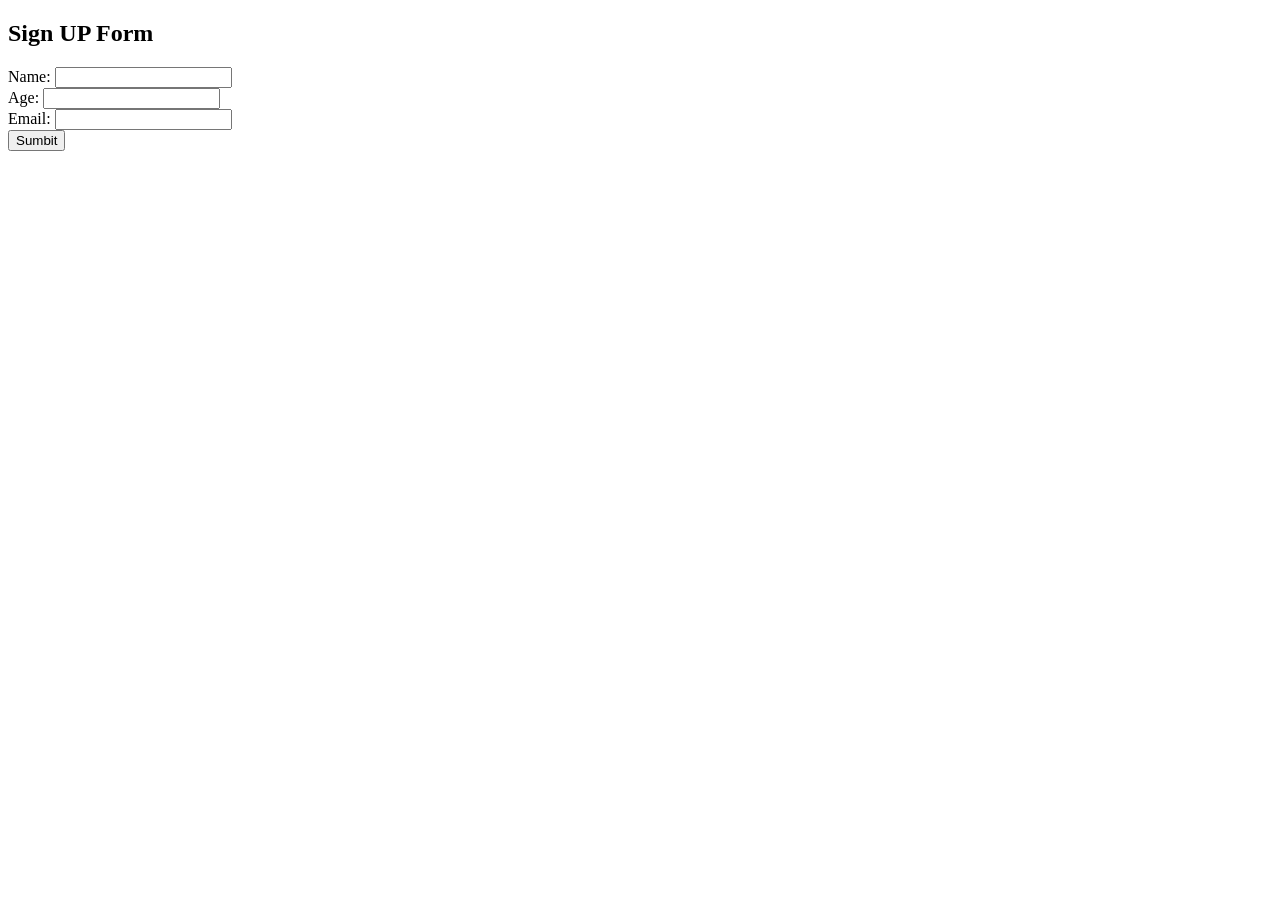
<file: wireFrame/index.html>
<!DOCTYPE html>
<html lang="en">
<head>
    <meta charset="UTF-8">
    <meta name="viewport" content="width=>, initial-scale=1.0">
    <title>Document</title>
</head>
<body>
   <main>
    <section class="form">
        <div>
            <form>
                <h1>Sign UP Form</h1>
                <label for="name">Name:</label>
                <input type="text" id="name" name="name" required aria-invalid="true">

                <br>
                <label for="age">Age:</label>
                <input type="text" id="age" name="age" required aria-invalid="true">

                <br>
                <label for="email">Email:</label>
                <input type="email" id="email" name="email" required aria-invalid="true">

                <br>
                <button aria-label="click to submit form" onclick="welcocme.html">Sumbit</button>
                

            </form>
        </div>
    </section>





   </main>

</body>
</html>
</file>
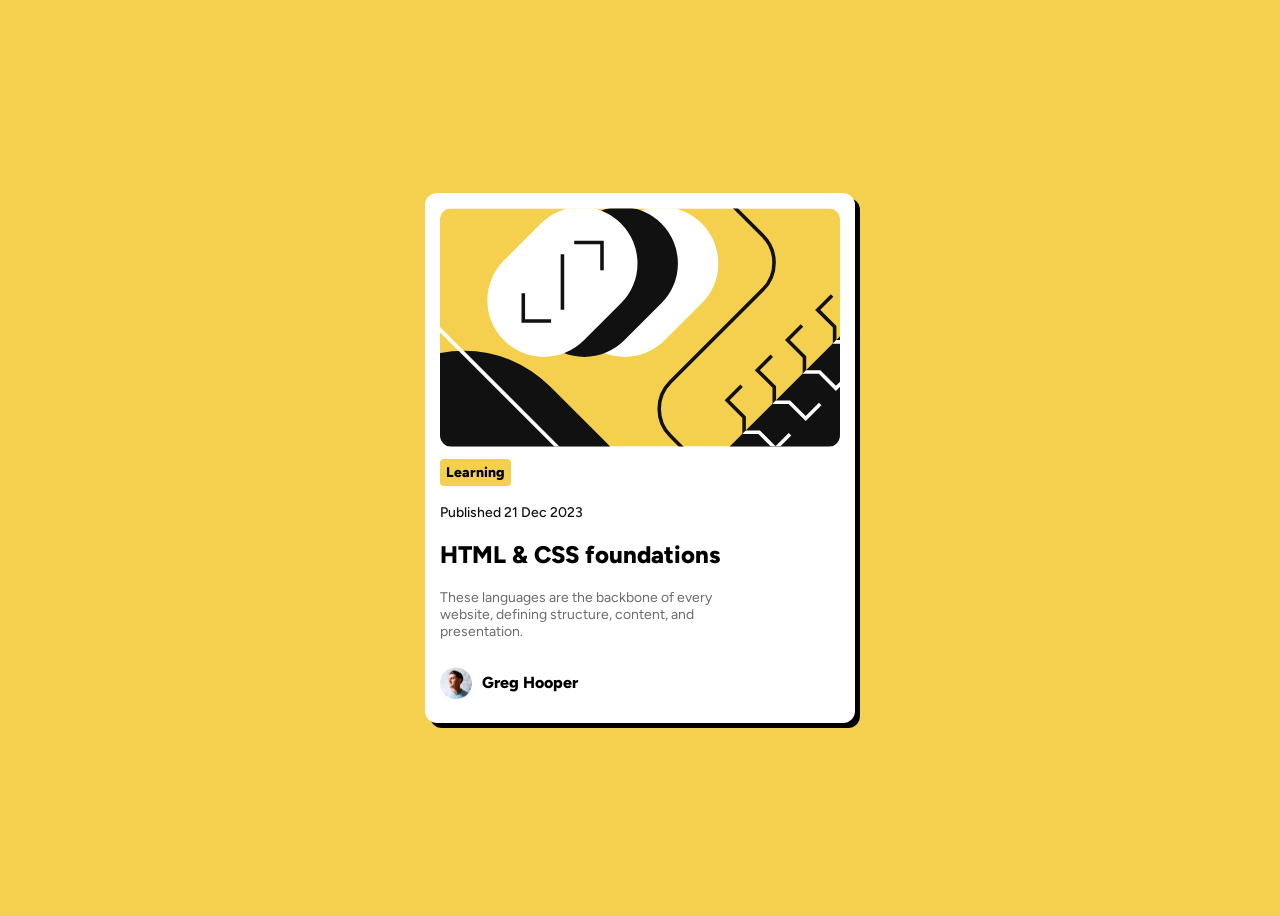
<file: Lab2/blog/index.html>
<!DOCTYPE html>
<html lang="en">
<head>
  <meta charset="UTF-8">
  <meta name="viewport" content="width=device-width, initial-scale=1.0"> <!-- displays site properly based on user's device -->

  <link rel="icon" type="image/png" sizes="32x32" href="./assets/images/favicon-32x32.png">
  <link rel="stylesheet" href="index.css">

  <link rel="preconnect" href="https://fonts.googleapis.com">
<link rel="preconnect" href="https://fonts.gstatic.com" crossorigin>
<link href="https://fonts.googleapis.com/css2?family=Figtree:ital,wght@0,300..900;1,300..900&display=swap" rel="stylesheet">


  <title>Frontend Mentor | Blog preview card</title>



</head>
<body>

    <div class="card">

        <img src="./illustration-article.svg">

        <div class="learning">
            <p>Learning</p>
        </div>

        <p class="size" >Published 21 Dec 2023</p>

        <h2>HTML & CSS foundations</h2 >

        <p class="color" >These languages are the backbone of every website, defining structure, content, and presentation.</p>

        <div class="icon">
        <img rel="icon" type="image"  sizes="32*32"    src="./image-avatar.webp">
        <p>Greg Hooper</p>
        </div>
    </div>

 
    

  

  



  
  <!-- <div class="attribution">
    Challenge by <a href="https://www.frontendmentor.io?ref=challenge" target="_blank">Frontend Mentor</a>. 
    Coded by <a href="#">Your Name Here</a>.
  </div> -->
</body>
</html>
</file>
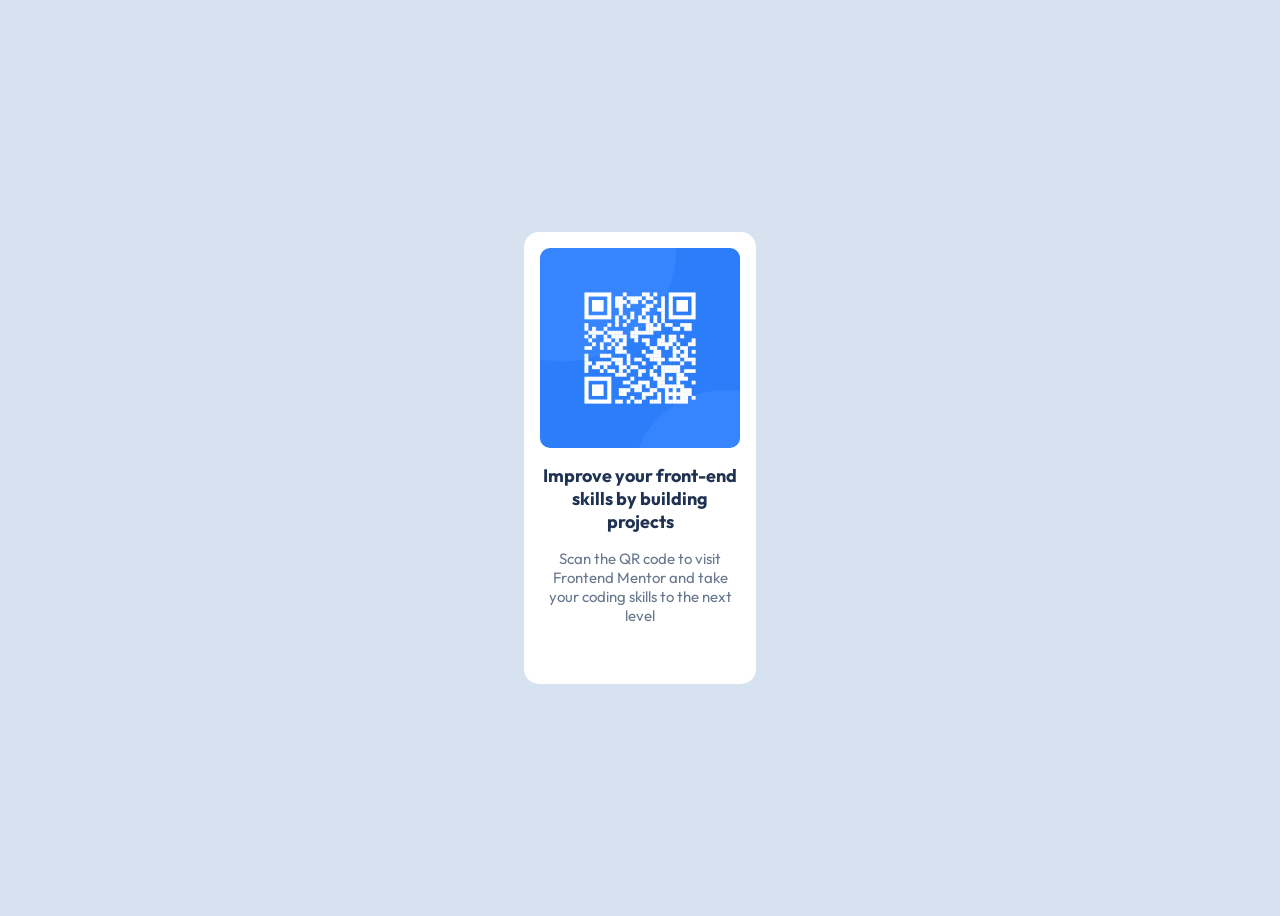
<file: Lab2/qrCode/index.html>
<!DOCTYPE html>
<html lang="en">
<head>
  <meta charset="UTF-8">
  <meta name="viewport" content="width=device-width, initial-scale=1.0"> <!-- displays site properly based on user's device -->

  <link rel="icon" type="image/png" sizes="32x32" href="./images/favicon-32x32.png">
  <link rel="stylesheet" href="index.css">
  
  <link rel="preconnect" href="https://fonts.googleapis.com">
   <link rel="preconnect" href="https://fonts.gstatic.com" crossorigin>
<link href="https://fonts.googleapis.com/css2?family=Outfit:wght@100..900&display=swap" rel="stylesheet">
  
  <title>Frontend Mentor | QR code component</title>


</head>
<body>

  
  <!-- <div class="attribution">
    Challenge by <a href="https://www.frontendmentor.io?ref=challenge" target="_blank">Frontend Mentor</a>. 
    Coded by <a href="#">Jasmine</a>.
  </div> -->

  <div class="qr">
    <img src="./image-qr-code.png" alt="Qr Code">
    <h1>Improve your front-end skills by building projects</h1>
    <p>Scan the QR code to visit Frontend Mentor and take your coding skills to the next level</p>

  </div>
</body>
</html>
</file>
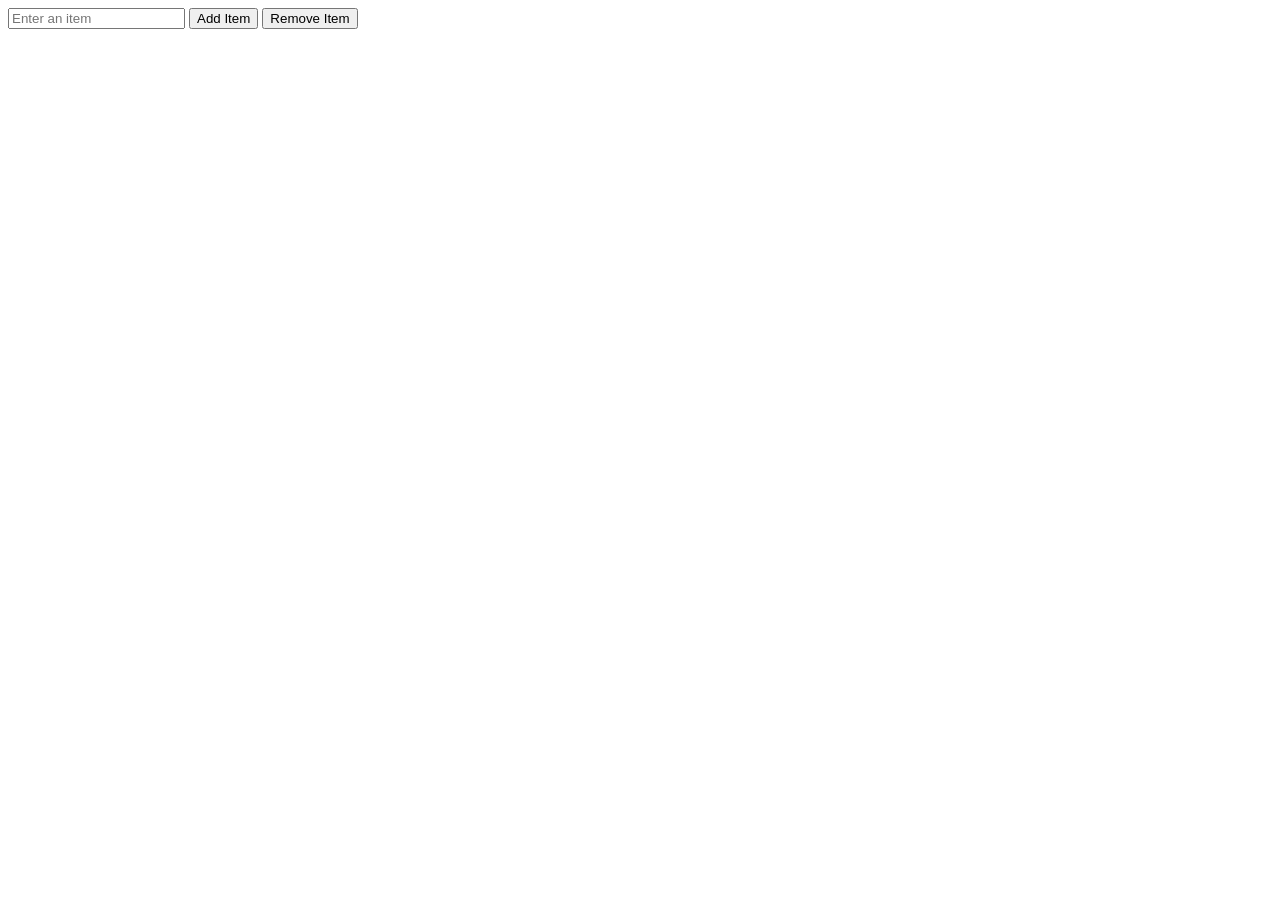
<file: Lab4/Task3/index.html>
<!DOCTYPE html>
<html lang="en">
<head>
    <meta charset="UTF-8">
    <meta name="viewport" content="width=device-width, initial-scale=1.0">
    <script defer src="index.js"></script>
    <title>Document</title>
</head>
<body>
<div class="justify-content-center m-6">
    <input id="itemInput" type="text" placeholder="Enter an item">
    <button id="addItemButton">Add Item</button>
    <button id="removeItemButton">Remove Item</button>
    <ul id="list"></ul>
</div>

</body>
</html>
</file>
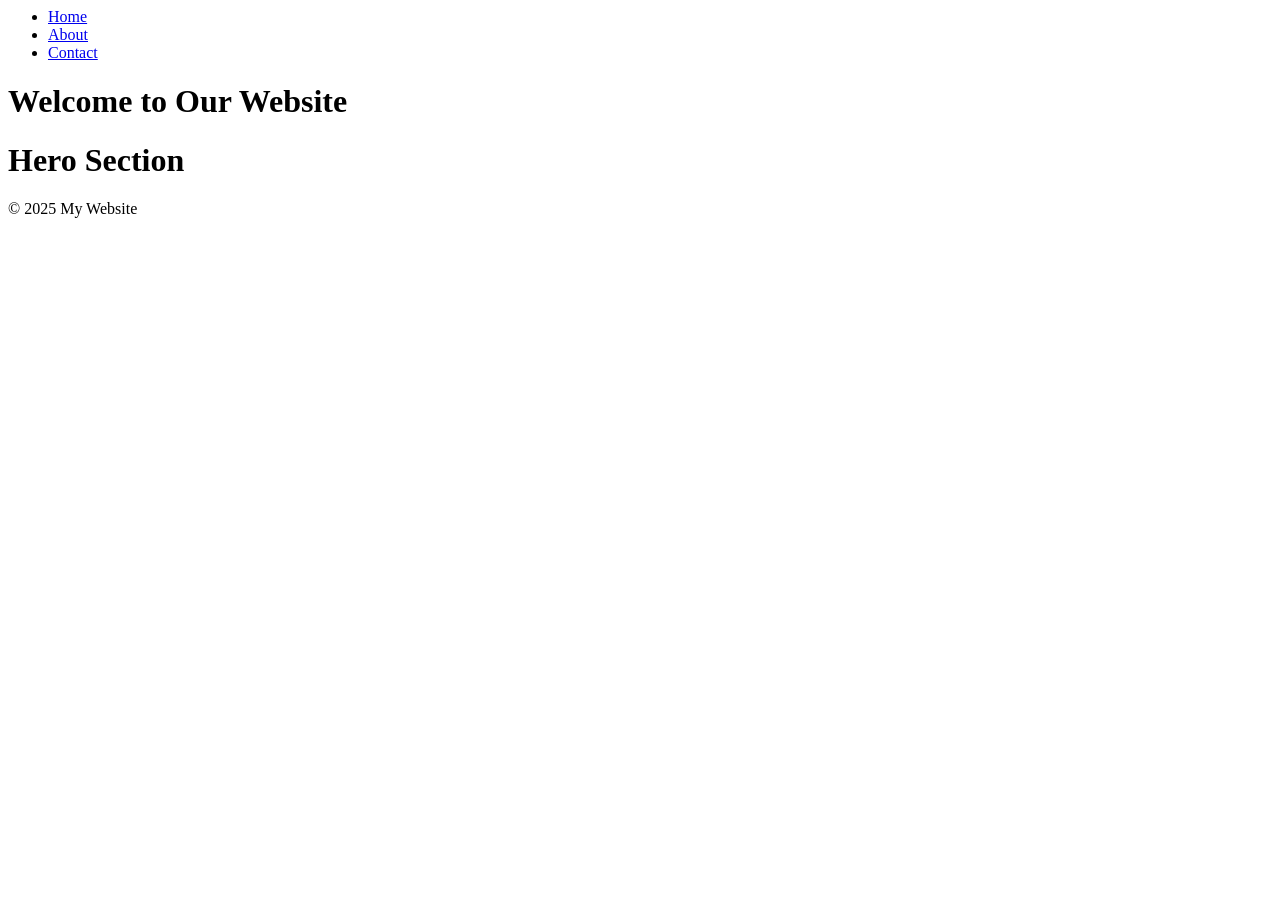
<file: Mod1_Version_Control/website-project/index.html>
<html>
  <head>
    <title>Website</title>
  </head>
  <body>
    <nav>
  <ul>
    <li><a href="#">Home</a></li>
    <li><a href="#">About</a></li>
    <li><a href="#">Contact</a></li>
  </ul>
</nav>
    <h1>Welcome to Our Website</h1>
    <h1>Hero Section</h1>
  <footer>
  <p>&copy; 2025 My Website</p>
</footer>
  </body>
</html>
</file>
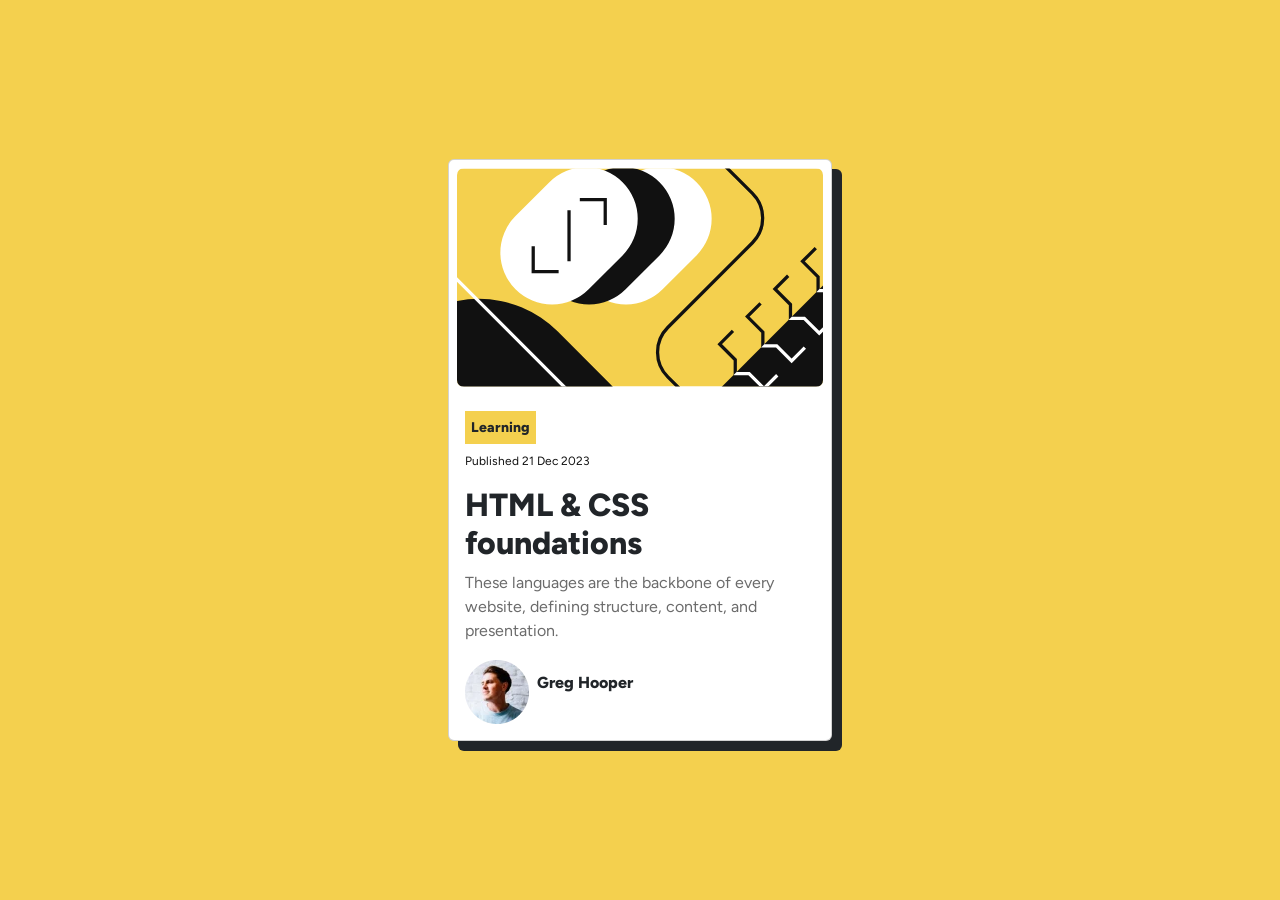
<file: Bootstrap/blog/blog.html>
<!DOCTYPE html>
<html lang="en">

<head>
    <meta charset="UTF-8">
    <meta name="viewport" content="width=device-width, initial-scale=1.0">
    <!-- displays site properly based on user's device -->

    <link href="https://cdn.jsdelivr.net/npm/bootstrap@5.3.0/dist/css/bootstrap.min.css" rel="stylesheet">
    <script src="https://cdn.jsdelivr.net/npm/bootstrap@5.3.0/dist/js/bootstrap.bundle.min.js"></script>
    <link rel="icon" type="image/png" sizes="32x32" href="./assets/images/favicon-32x32.png">

    <style>
        @import url('https://fonts.googleapis.com/css2?family=Figtree:ital,wght@0,300..900;1,300..900&family=Outfit:wght@100..900&display=swap');
    </style>

    <link rel="stylesheet" href="blog.css">

    <title>Frontend Mentor | Blog preview card</title>

    <!-- Feel free to remove these styles or customise in your own stylesheet 👍 -->

</head>

<body class="d-flex align-items-center justify-content-center vh-100">

    <div class="card" style="width: 24rem;">
        <img src="./illustration-article.svg" class="img-fluid p-2" style="border-radius: 15px;" alt="illustration">
        <div class="card-body" style="border-radius: 20px;">
            <div>
                <p class="card-title mt-0">Learning</p>

                <p class="card-text">Published 21 Dec 2023</p>

                <h2 class="mb-2">HTML & CSS foundations</h2>
                <div>
                    <p class="ptext fs-6">These languages are the backbone of every website, defining structure, content, and presentation.
                    </p>
                </div>

                <div class="d-flex gap-2 align-items-center ">
                    <img rel="icon" type="image" sizes="32*32" src="./image-avatar.webp">
                    <p class="name">Greg Hooper</p>
                </div>




            </div>





















            <!-- Published 21 Dec 2023

  HTML & CSS foundations

  These languages are the backbone of every website, defining structure, content, and presentation.

  Greg Hooper
   -->
        </div>
</body>

</html>
</file>
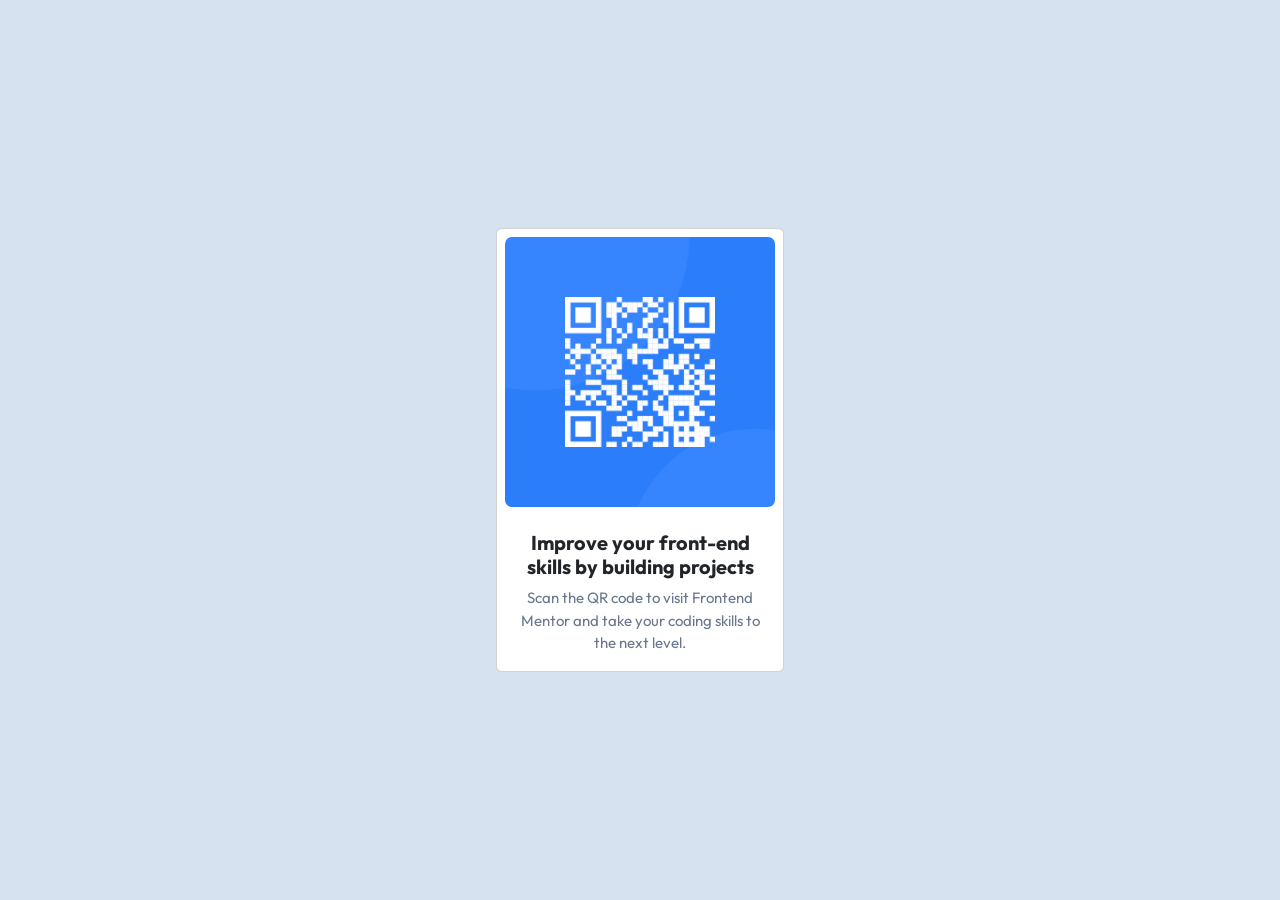
<file: Bootstrap/qrCode/qr.html>
<!DOCTYPE html>
<html lang="en">
<head>
  <meta charset="UTF-8">
  <meta name="viewport" content="width=device-width, initial-scale=1.0"> <!-- displays site properly based on user's device -->

  <link rel="icon" type="image/png" sizes="32x32" href="./images/favicon-32x32.png">

  <link href="https://cdn.jsdelivr.net/npm/bootstrap@5.3.0/dist/css/bootstrap.min.css" rel="stylesheet">
<script src="https://cdn.jsdelivr.net/npm/bootstrap@5.3.0/dist/js/bootstrap.bundle.min.js"></script>

<link rel="preconnect" href="https://fonts.googleapis.com">
<link rel="preconnect" href="https://fonts.gstatic.com" crossorigin>
<link href="https://fonts.googleapis.com/css2?family=Outfit:wght@100..900&display=swap" rel="stylesheet">

<link rel="stylesheet" href="qr.css">
  
  <title>Frontend Mentor | QR code component</title>

  <!-- Feel free to remove these styles or customise in your own stylesheet 👍 -->
  <style>
   
  </style>
</head>
<body class="d-flex align-items-center justify-content-center vh-100">
<div class="card" style="width: 18rem;">
  <img src="./image-qr-code.png" class=" img-fluid p-2" style="border-radius: 15px;" alt="qr code">
  <div class="card-body bg-white text-center rounded ">
    <h5 class="card-title htext mt-0">Improve your front-end skills by building projects</h5>
    <p class="card-text small-text">Scan the QR code to visit Frontend Mentor and take your coding skills to the next level.</p>
  </div>
</div>
</body>
</file>
<file: Lab2/blog/index.css>
body {
    background-color: hsl(47, 88%, 63%);
    display: flex;
    justify-content: center;
    align-items: center;
    height: 100vh;
    font-family: 'Figtree', sans-serif;
}


.card {
    background-color: hsl(0, 0%, 100%);
    width: 400px;
    display: flex;
    flex-direction: column;
    justify-content: center;
    padding: 15px;
    border-radius: 12px;
    box-shadow: 5px 5px 0px black;
}

img {
    border-radius: 12px;

}

.learning {
    background-color: hsl(47, 88%, 63%);
    width: fit-content;
    display: flex;
    align-items: center;
    justify-content: center;
    height: 15px;
    border-radius: 4px;
    padding: 6px ;
    font-weight: 800;
    font-size: 14px;
    margin-top: 12px;
    margin-bottom: 8px;
    text-align: center;

}

.size {
    margin-top: 10px;
    font-weight: 500;
    color: hsl(0, 0%, 7%);
    font-size: 14px;
}

h2 {
    margin-top: 5px; 
    font-weight: 800;
}

.color {
    color: hsl(0, 0%, 42%);
    font-size: 14px;
    max-width: 275px;
    margin-top: 0%;
    margin-bottom: 7px;
}

.icon {
    margin-top: 10px;
    display: flex;
    align-items: center;
    gap: 10px;
    font-weight: 800;
}

.icon img {
    height: 32px;

}

@media (max-width: 375px){
    .card {
        width: 320px;
        padding: 12px;
    }
    h2 
    {
        font-size: 20px;
    }
    .color {
        font-size: 13px;
    }
   
}
</file>
<file: Lab2/qrCode/index.css>
body {
    background-color: hsl(212, 45%, 89%);
    display: flex;
    justify-content: center;
    align-items: center;
    height: 100vh;
}

.attribution {
    display: flex;
    flex-direction: column;
    align-items: center;
}

.qr {
    background-color: hsl(0, 0%, 100%);
    border-radius: 15px;
    padding: 16px;
    width: 280px;
    min-height: 420px;
    

}

.qr img {
    width: 100%;
    display: block;
    margin: 0 auto;
    border-radius: 10px;
    
}

h1 {
    color: hsl(218, 44%, 22%);
    font-weight: 700;
    text-align: center;
    font-size: 18px;
    font-family: 'Outfit', sans-serif;
    max-width: 240px;
    margin: 16px auto;
}

p {
    color: hsl(216, 15%, 48%);
    font-size: 15px;
    font-family: 'Outfit', sans-serif;
    font-weight: 400;
    text-align: center;
}

@media  (max-width: 375px){
    .qr {
        width: 280px;
    }
}

@media (max-width: 1440px) {
    .qr {
        width: 200px;
    }
}
</file>
<file: Bootstrap/blog/blog.css>
body {
    background-color: hsl(47, 88%, 63%);
    font-family: 'Figtree', sans-serif;
}

.card {
    box-shadow: 10px 10px 0;
}

.card-title {
    background-color: hsl(47, 88%, 63%);
    width: fit-content;
    font-weight: 800;
    font-size: 14px;
    padding: 6px;
}

.card-text {
    color: hsl(0, 0%, 7%);
    font-size: 12px;
}

h2 {
    margin-top: 5px;
    font-weight: 800;
}

.ptext {
    color: hsl(0, 0%, 42%);
}

.name {
    font-weight: 800;
}
</file>
<file: Bootstrap/qrCode/qr.css>
body {
    font-family: 'Outfit', sans-serif;
    background-color: hsl(212, 45%, 89%);
    
}

.small-text {
    font-size: 15px;
    font-weight: 400;
    color: hsl(216, 15%, 48%);
}

.htext {
    font-weight: 700;
    color: sl(218, 44%, 22%);
}
</file>
